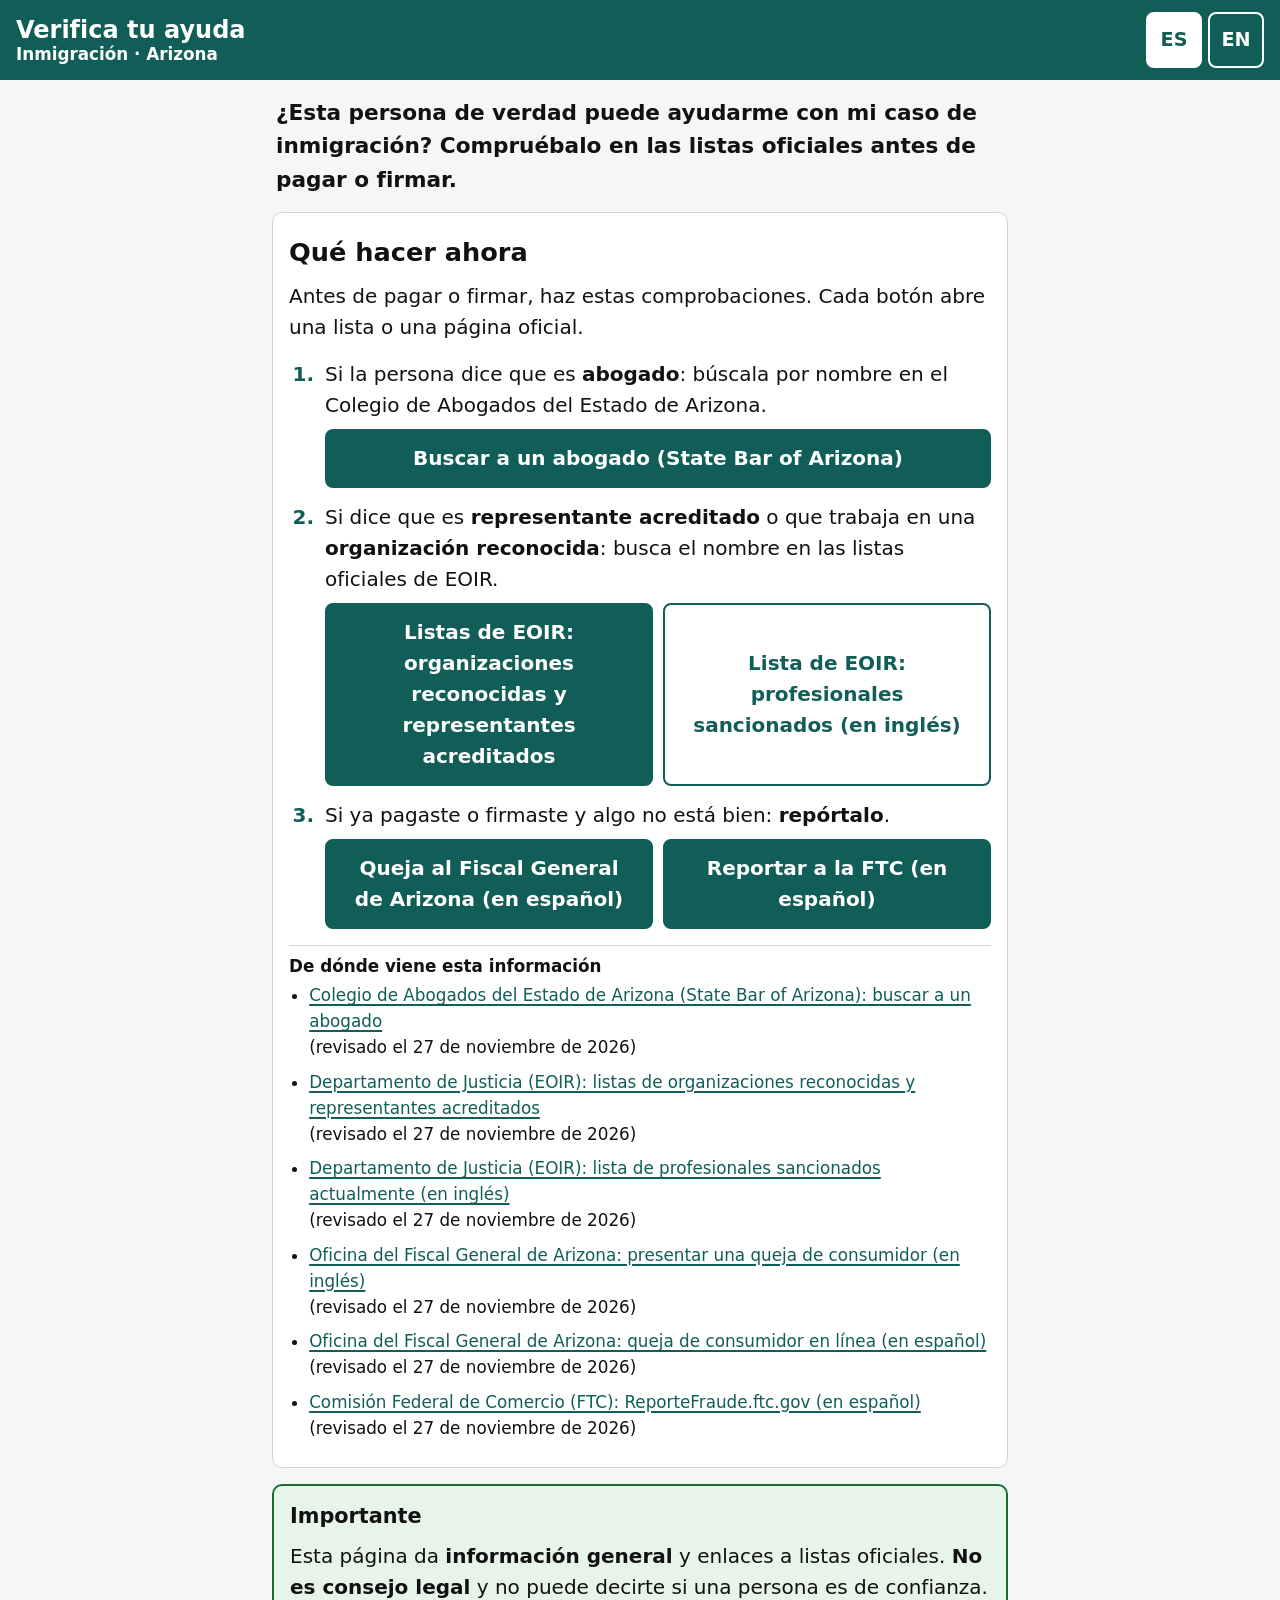
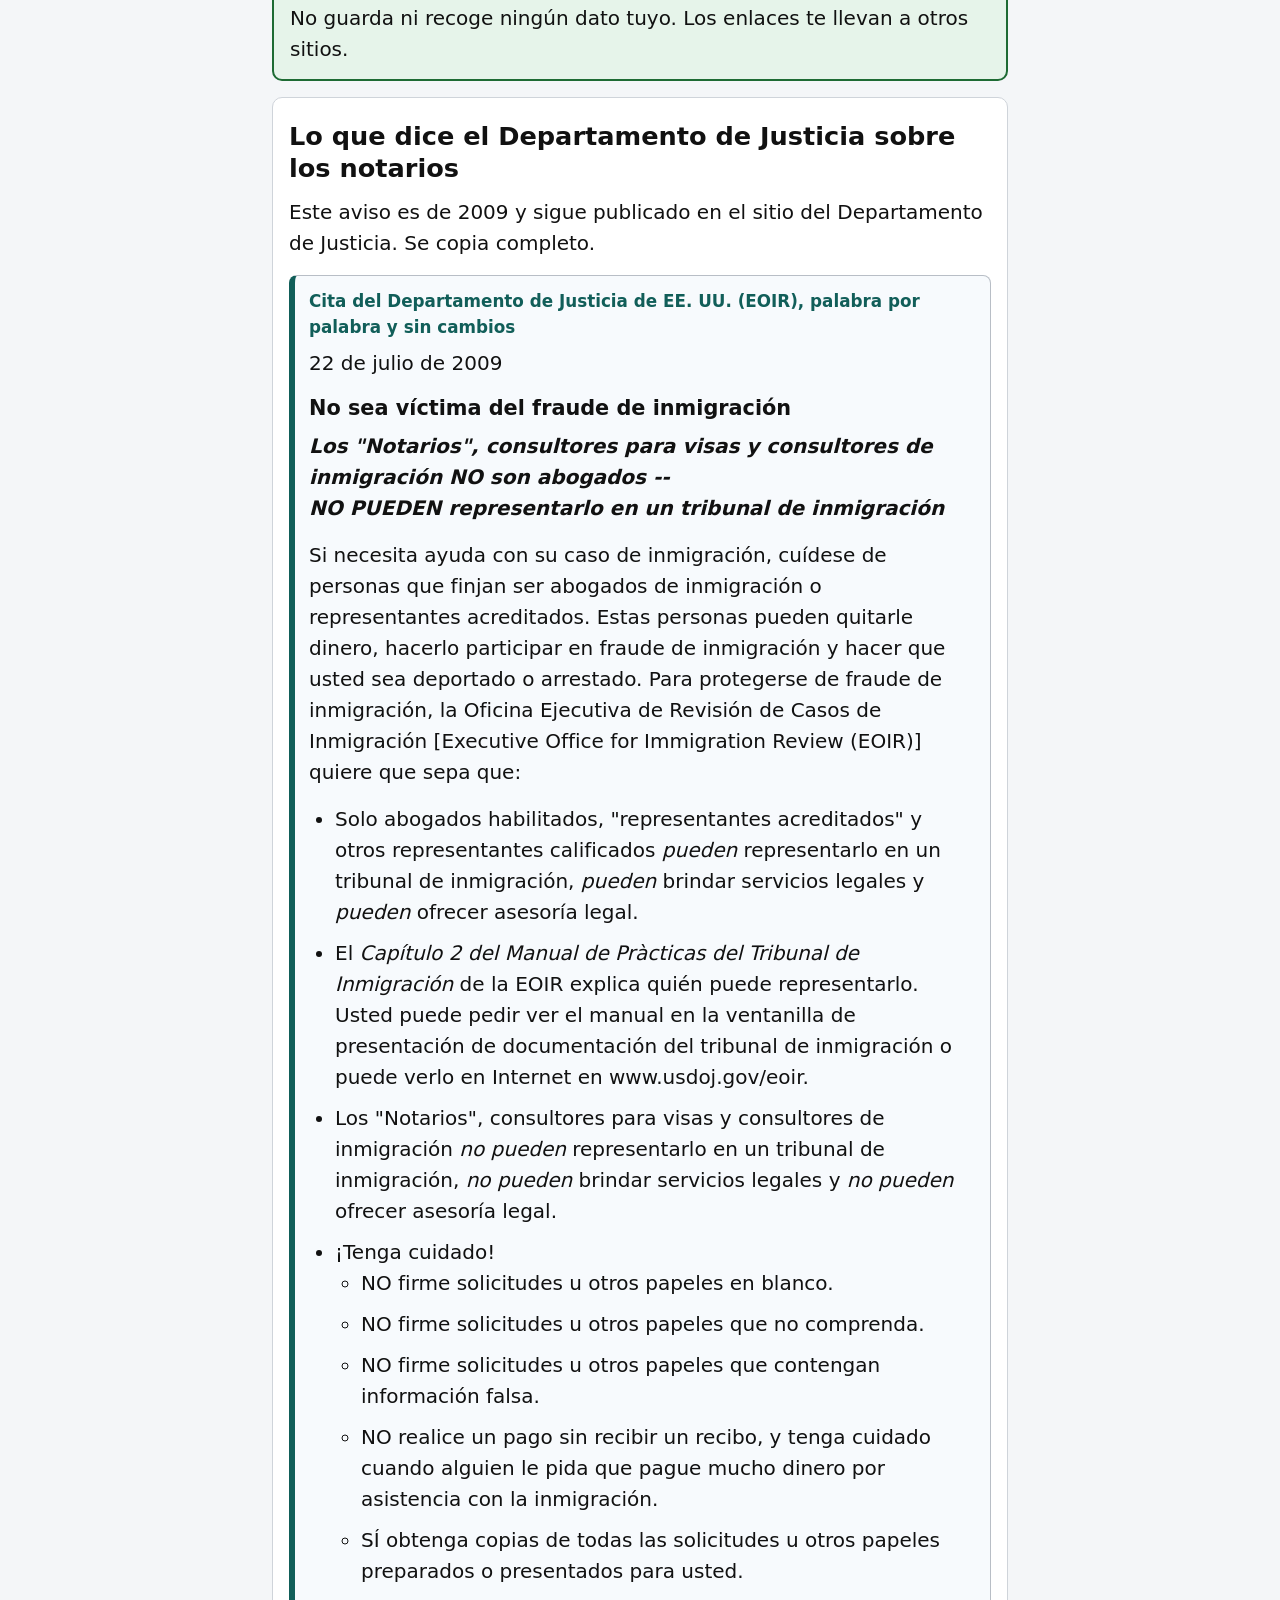
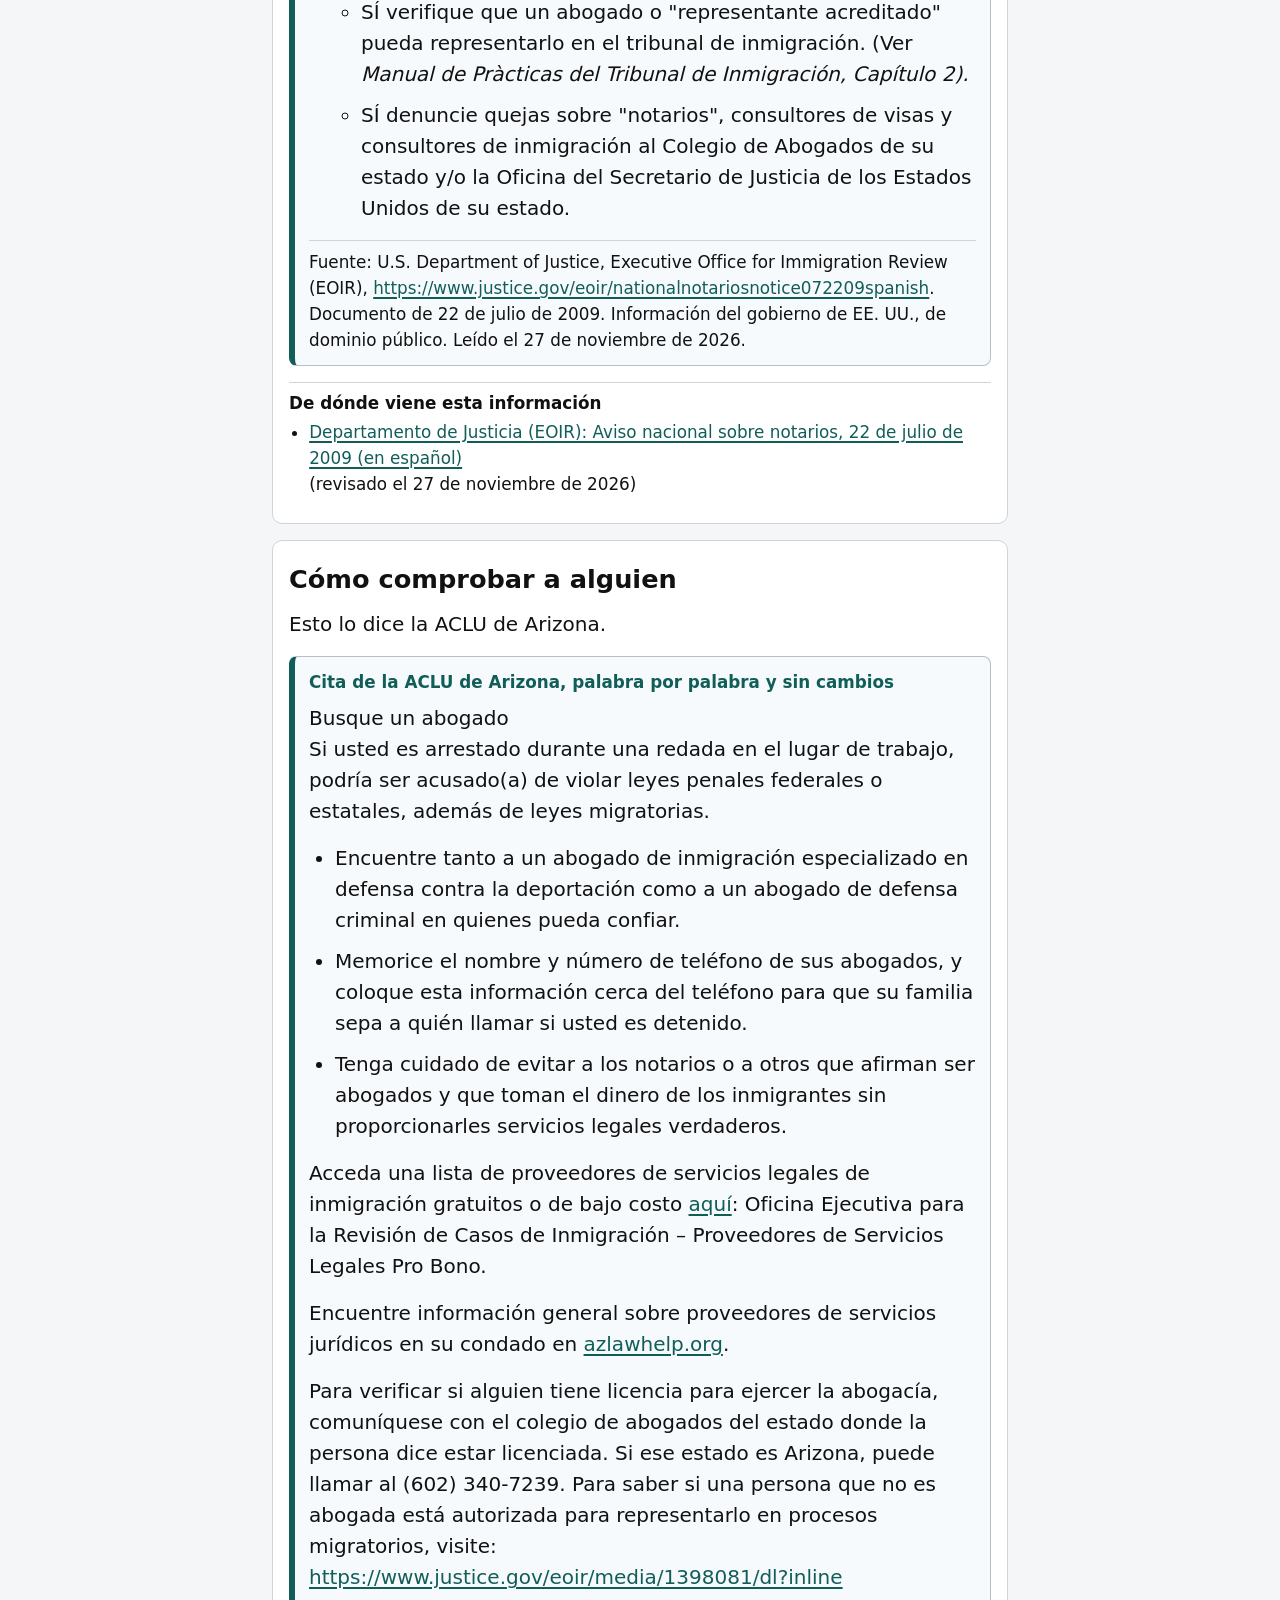
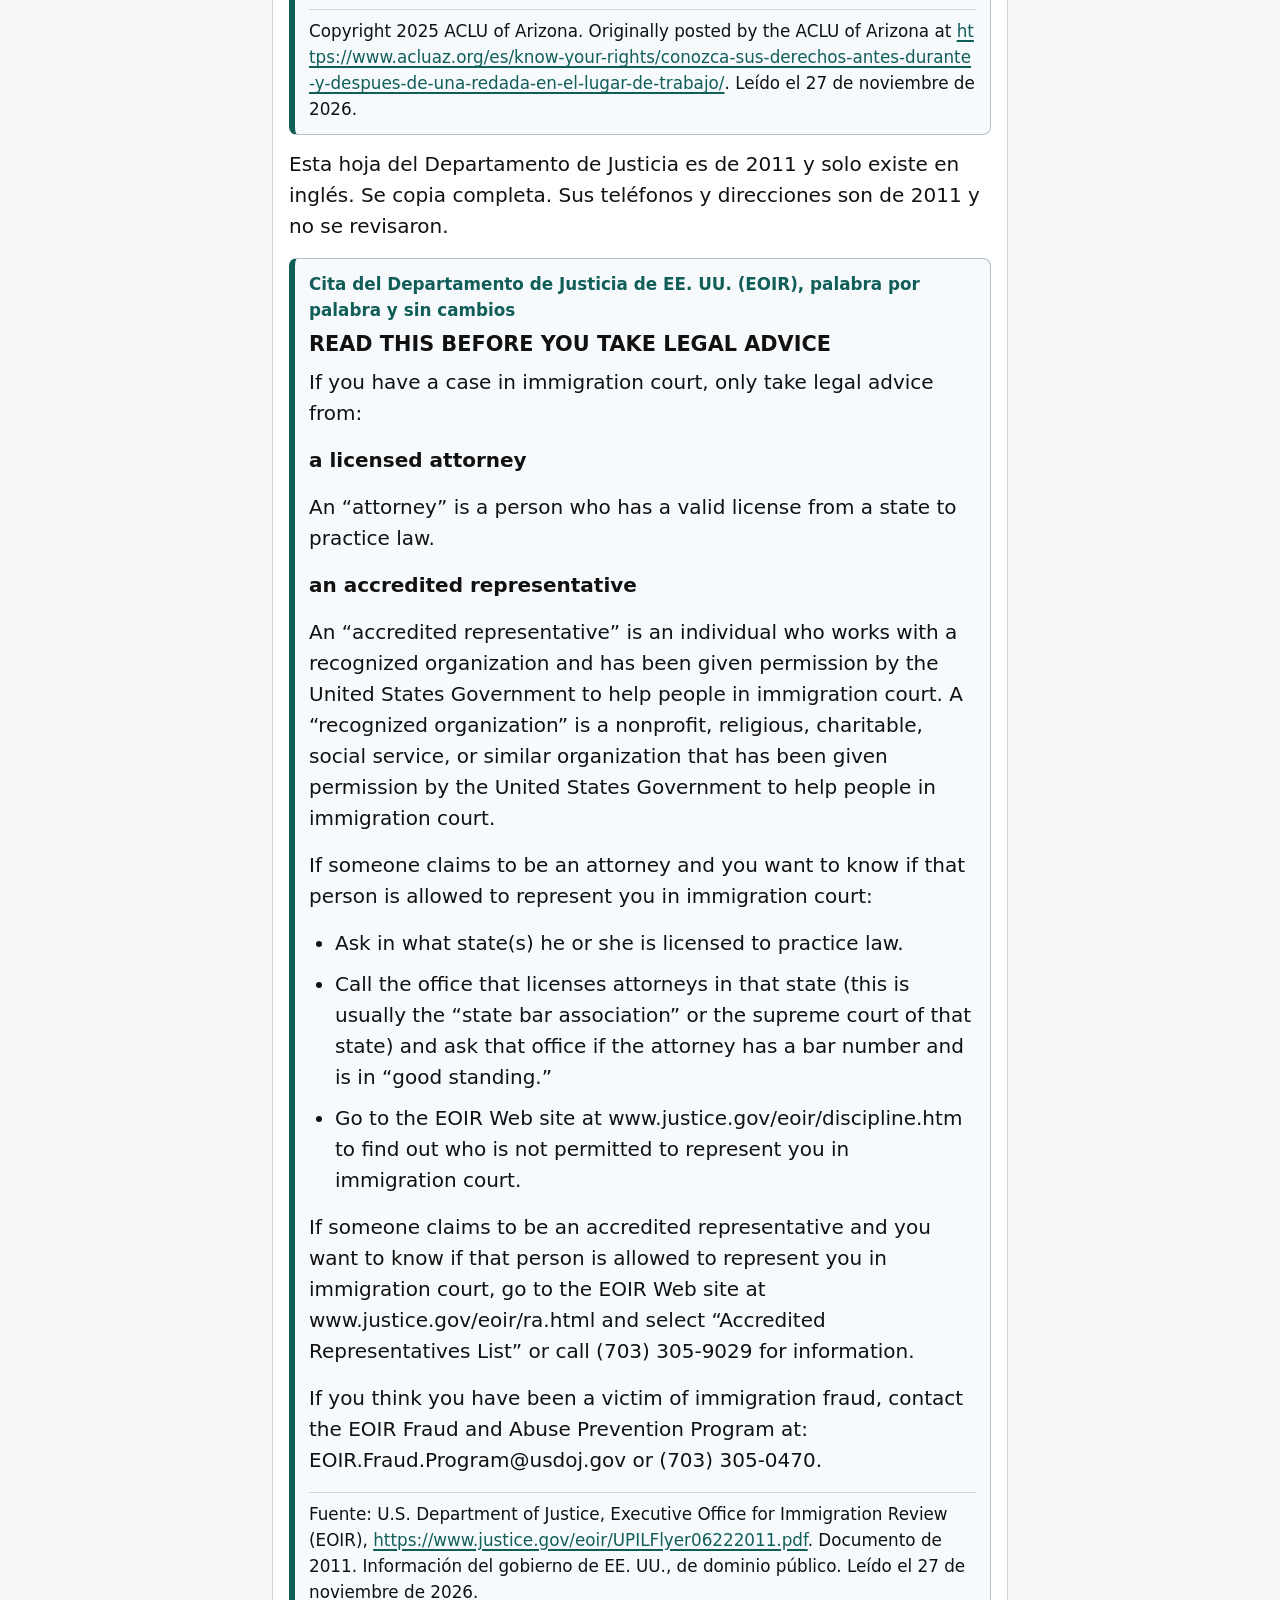
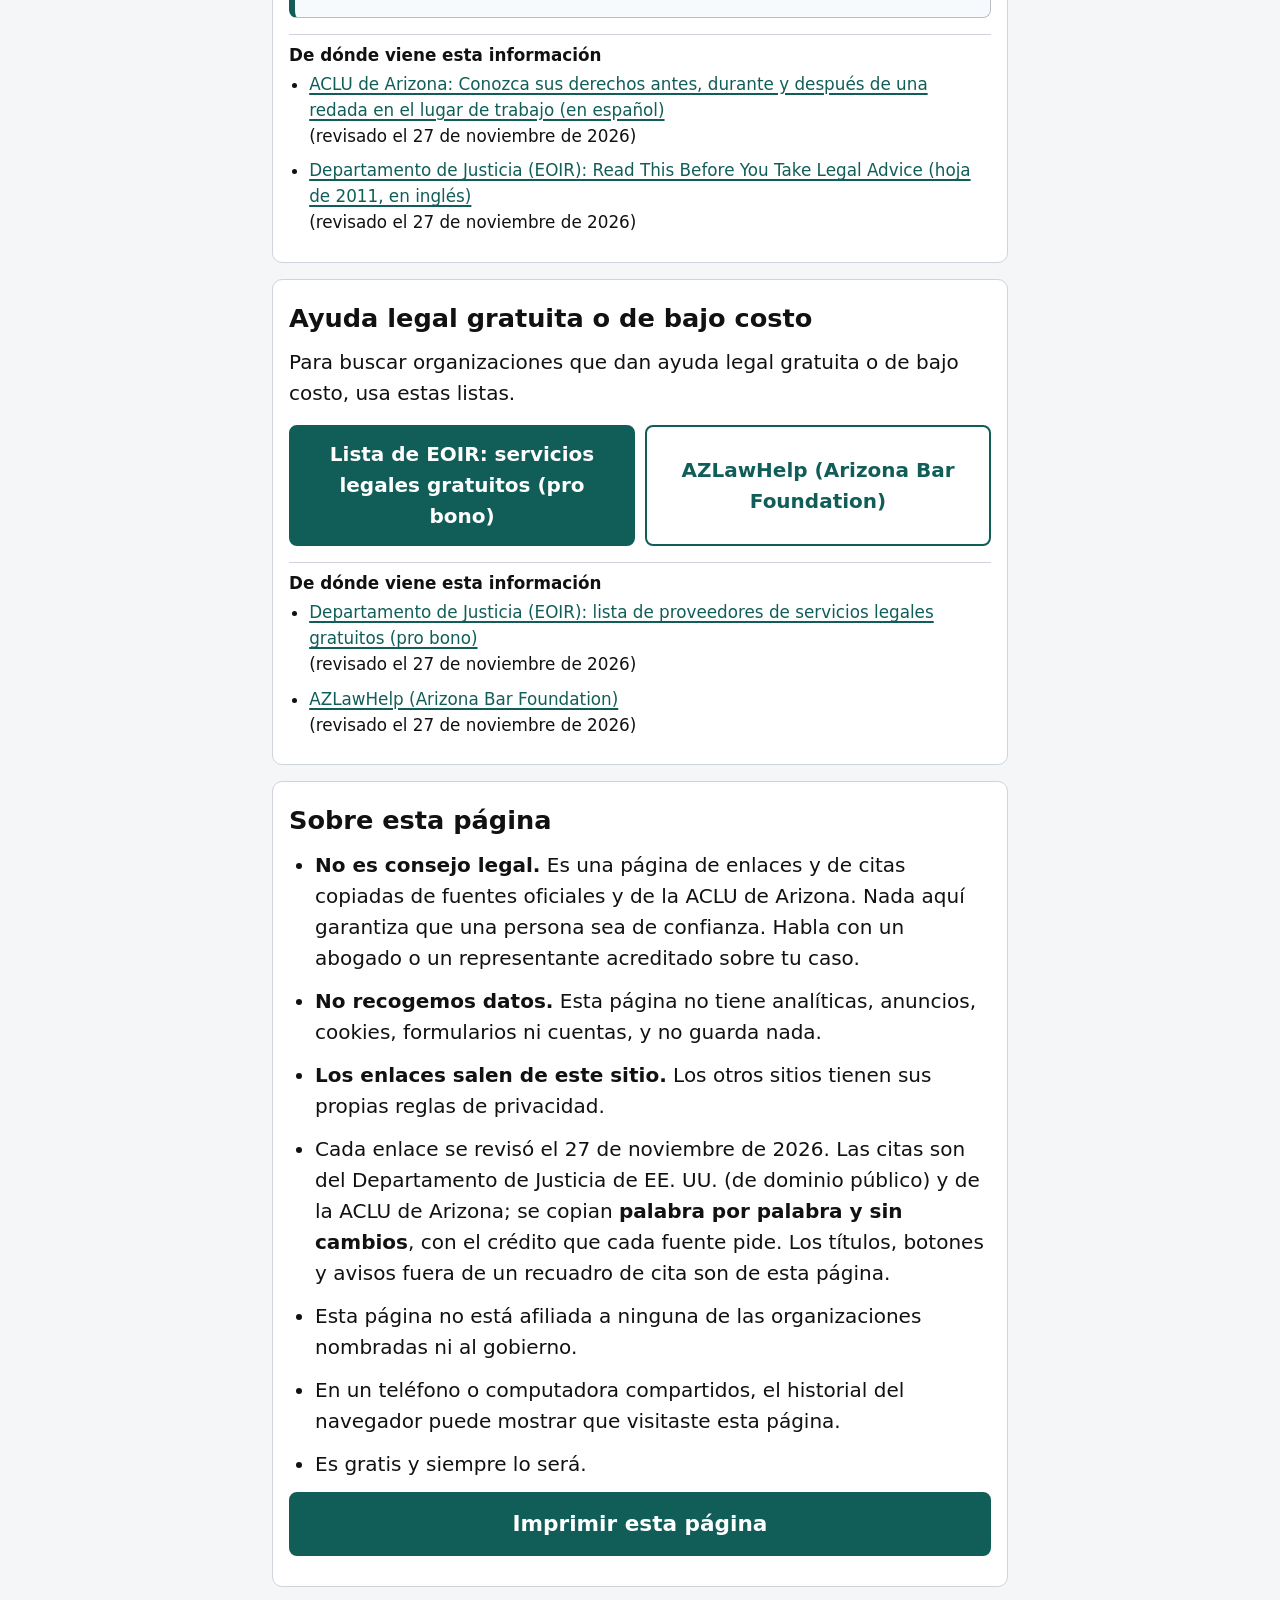
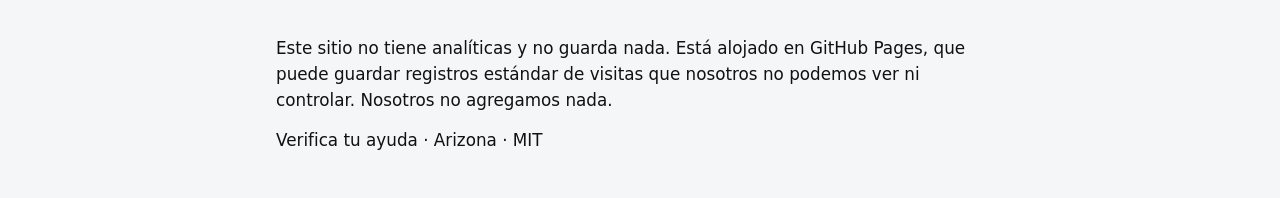
<file: index.html>
<!DOCTYPE html>
<html lang="es">
<head>
<meta charset="utf-8">
<meta name="viewport" content="width=device-width, initial-scale=1">
<title>Verifica tu ayuda: ¿puede esta persona ayudarte de verdad?</title>
<meta name="description" content="¿Esta persona puede ayudarte con tu caso de inmigración? Revisa las listas oficiales y reporta estafas de notarios. Gratis, sin rastreo. Español e inglés.">
<meta name="robots" content="index,follow,max-image-preview:large">
<link rel="canonical" href="https://brianallengit.github.io/verifica-tu-ayuda-az/">
<link rel="alternate" hreflang="es" href="https://brianallengit.github.io/verifica-tu-ayuda-az/">
<link rel="alternate" hreflang="en" href="https://brianallengit.github.io/verifica-tu-ayuda-az/">
<link rel="alternate" hreflang="x-default" href="https://brianallengit.github.io/verifica-tu-ayuda-az/">
<meta property="og:site_name" content="Verifica tu ayuda · Arizona">
<meta property="og:title" content="Verifica tu ayuda: ¿puede esta persona ayudarte de verdad?">
<meta property="og:description" content="¿Esta persona puede ayudarte con tu caso de inmigración? Revisa las listas oficiales y reporta estafas de notarios. Gratis, sin rastreo. Español e inglés.">
<meta property="og:image" content="https://brianallengit.github.io/verifica-tu-ayuda-az/og-image.png">
<meta property="og:image:type" content="image/png">
<meta property="og:image:width" content="1200">
<meta property="og:image:height" content="630">
<meta property="og:image:alt" content="Verifica tu ayuda, Arizona: ¿puede esta persona ayudarte con tu caso de inmigración? Check your helper: is this person allowed to help you?">
<meta property="og:url" content="https://brianallengit.github.io/verifica-tu-ayuda-az/">
<meta property="og:type" content="website">
<meta property="og:locale" content="es_US">
<meta property="og:locale:alternate" content="en_US">
<meta name="twitter:card" content="summary_large_image">
<meta name="twitter:title" content="Verifica tu ayuda: ¿puede esta persona ayudarte de verdad?">
<meta name="twitter:description" content="¿Esta persona puede ayudarte con tu caso de inmigración? Revisa las listas oficiales y reporta estafas de notarios. Gratis, sin rastreo. Español e inglés.">
<meta name="twitter:image" content="https://brianallengit.github.io/verifica-tu-ayuda-az/og-image.png">
<meta name="twitter:image:alt" content="Verifica tu ayuda, Arizona: ¿puede esta persona ayudarte con tu caso de inmigración? Check your helper: is this person allowed to help you?">
<meta name="theme-color" content="#115e59">
<link rel="icon" href="favicon.svg" type="image/svg+xml">
<link rel="icon" href="favicon-32.png" type="image/png" sizes="32x32">
<link rel="apple-touch-icon" href="apple-touch-icon.png">
<link rel="manifest" href="manifest.webmanifest">
<script type="application/ld+json">{
 "@context": "https://schema.org",
 "@graph": [
  {
   "@type": "Organization",
   "@id": "https://brianallengit.github.io/verifica-tu-ayuda-az/#org",
   "name": "Verifica tu ayuda · Arizona",
   "url": "https://brianallengit.github.io/verifica-tu-ayuda-az/",
   "logo": "https://brianallengit.github.io/verifica-tu-ayuda-az/apple-touch-icon.png",
   "description": "Free, ad-free, zero-tracking page in Spanish and English that links to the official lists for checking whether a person may help with an immigration case in Arizona."
  },
  {
   "@type": "WebSite",
   "@id": "https://brianallengit.github.io/verifica-tu-ayuda-az/#website",
   "url": "https://brianallengit.github.io/verifica-tu-ayuda-az/",
   "name": "Verifica tu ayuda · Arizona",
   "description": "¿Esta persona puede ayudarte con tu caso de inmigración? Revisa las listas oficiales y reporta estafas de notarios. Gratis, sin rastreo. Español e inglés.",
   "inLanguage": [
    "es",
    "en"
   ],
   "publisher": {
    "@id": "https://brianallengit.github.io/verifica-tu-ayuda-az/#org"
   }
  },
  {
   "@type": "WebPage",
   "@id": "https://brianallengit.github.io/verifica-tu-ayuda-az/#webpage",
   "url": "https://brianallengit.github.io/verifica-tu-ayuda-az/",
   "name": "Verifica tu ayuda: ¿puede esta persona ayudarte de verdad?",
   "description": "¿Esta persona puede ayudarte con tu caso de inmigración? Revisa las listas oficiales y reporta estafas de notarios. Gratis, sin rastreo. Español e inglés.",
   "inLanguage": [
    "es",
    "en"
   ],
   "isPartOf": {
    "@id": "https://brianallengit.github.io/verifica-tu-ayuda-az/#website"
   },
   "publisher": {
    "@id": "https://brianallengit.github.io/verifica-tu-ayuda-az/#org"
   },
   "dateModified": "2026-11-27",
   "primaryImageOfPage": {
    "@type": "ImageObject",
    "url": "https://brianallengit.github.io/verifica-tu-ayuda-az/og-image.png",
    "width": 1200,
    "height": 630
   },
   "about": {
    "@type": "Thing",
    "name": "Checking whether a person is allowed to give immigration legal help, and reporting notario fraud"
   }
  }
 ]
}</script>
<meta http-equiv="Content-Security-Policy" content="default-src 'none'; script-src 'self'; style-src 'self'; img-src 'self' data:; manifest-src 'self'; base-uri 'none'; form-action 'none'">
<meta name="referrer" content="no-referrer">
<link rel="stylesheet" href="style.css">
<noscript><link rel="stylesheet" href="noscript.css"></noscript>
</head>
<body>
<a class="skip es" href="#main">Ir al contenido</a>
<a class="skip en" href="#main" lang="en">Skip to content</a>
<header class="top">
  <div class="brand">
    <h1 class="es">Verifica tu ayuda <span class="where">Inmigración · Arizona</span></h1>
    <h1 class="en" lang="en">Check your helper <span class="where">Immigration · Arizona</span></h1>
  </div>
  <div class="langs no-print" role="group" aria-label="Idioma / Language">
    <button type="button" id="lang-es" data-lang="es" lang="es" aria-label="ES, Español" aria-pressed="true">ES</button>
    <button type="button" id="lang-en" data-lang="en" lang="en" aria-label="EN, English" aria-pressed="false">EN</button>
  </div>
</header>

<main id="main" tabindex="-1">
<div class="es wrap">
<p class="lead">¿Esta persona de verdad puede ayudarme con mi caso de inmigración? Compruébalo en las listas oficiales antes de pagar o firmar.</p>
<section class="panel" id="es-steps" tabindex="-1" aria-labelledby="es-steps-h"><h2 id="es-steps-h">Qué hacer ahora</h2><p>Antes de pagar o firmar, haz estas comprobaciones. Cada botón abre una lista o una página oficial.</p><ol class="steps"><li><p>Si la persona dice que es <strong>abogado</strong>: búscala por nombre en el Colegio de Abogados del Estado de Arizona.</p><div class="calls"><a class="btn primary" href="https://www.azbar.org/search-for-a-legal-professional" rel="noopener noreferrer">Buscar a un abogado (State Bar of Arizona)</a></div></li><li><p>Si dice que es <strong>representante acreditado</strong> o que trabaja en una <strong>organización reconocida</strong>: busca el nombre en las listas oficiales de EOIR.</p><div class="calls"><a class="btn primary" href="https://www.justice.gov/eoir/recognition-accreditation-roster-reports" rel="noopener noreferrer">Listas de EOIR: organizaciones reconocidas y representantes acreditados</a><a class="btn secondary" href="https://www.justice.gov/eoir/list-of-currently-disciplined-practitioners" rel="noopener noreferrer">Lista de EOIR: profesionales sancionados (en inglés)</a></div></li><li><p>Si ya pagaste o firmaste y algo no está bien: <strong>repórtalo</strong>.</p><div class="calls"><a class="btn primary" href="https://consumer-complaint.azag.gov/publiccomplaint/begin.aspx?lang=es" rel="noopener noreferrer">Queja al Fiscal General de Arizona (en español)</a><a class="btn primary" href="https://reportefraude.ftc.gov/" rel="noopener noreferrer">Reportar a la FTC (en español)</a></div></li></ol><div class="src"><h3>De dónde viene esta información</h3><ul><li><a href="https://www.azbar.org/search-for-a-legal-professional" rel="noopener noreferrer">Colegio de Abogados del Estado de Arizona (State Bar of Arizona): buscar a un abogado</a> <span class="chk">(revisado el <time datetime="2026-11-27">27 de noviembre de 2026</time>)</span></li><li><a href="https://www.justice.gov/eoir/recognition-accreditation-roster-reports" rel="noopener noreferrer">Departamento de Justicia (EOIR): listas de organizaciones reconocidas y representantes acreditados</a> <span class="chk">(revisado el <time datetime="2026-11-27">27 de noviembre de 2026</time>)</span></li><li><a href="https://www.justice.gov/eoir/list-of-currently-disciplined-practitioners" rel="noopener noreferrer">Departamento de Justicia (EOIR): lista de profesionales sancionados actualmente (en inglés)</a> <span class="chk">(revisado el <time datetime="2026-11-27">27 de noviembre de 2026</time>)</span></li><li><a href="https://www.azag.gov/complaints/consumer" rel="noopener noreferrer">Oficina del Fiscal General de Arizona: presentar una queja de consumidor (en inglés)</a> <span class="chk">(revisado el <time datetime="2026-11-27">27 de noviembre de 2026</time>)</span></li><li><a href="https://consumer-complaint.azag.gov/publiccomplaint/begin.aspx?lang=es" rel="noopener noreferrer">Oficina del Fiscal General de Arizona: queja de consumidor en línea (en español)</a> <span class="chk">(revisado el <time datetime="2026-11-27">27 de noviembre de 2026</time>)</span></li><li><a href="https://reportefraude.ftc.gov/" rel="noopener noreferrer">Comisión Federal de Comercio (FTC): ReporteFraude.ftc.gov (en español)</a> <span class="chk">(revisado el <time datetime="2026-11-27">27 de noviembre de 2026</time>)</span></li></ul></div></section>
<section class="notice" aria-labelledby="es-imp-h"><h2 id="es-imp-h">Importante</h2><p>Esta página da <strong>información general</strong> y enlaces a listas oficiales. <strong>No es consejo legal</strong> y no puede decirte si una persona es de confianza. No guarda ni recoge ningún dato tuyo. Los enlaces te llevan a otros sitios.</p></section>
<section class="panel" id="es-notice" tabindex="-1" aria-labelledby="es-notice-h"><h2 id="es-notice-h">Lo que dice el Departamento de Justicia sobre los notarios</h2><p>Este aviso es de 2009 y sigue publicado en el sitio del Departamento de Justicia. Se copia completo.</p><figure class="quote" lang="es"><p class="qlabel" lang="es">Cita del Departamento de Justicia de EE. UU. (EOIR), palabra por palabra y sin cambios</p><div class="qbody"><p>22 de julio de 2009</p>
<h3>No sea víctima del fraude de inmigración</h3>
<p><strong><em>Los "Notarios", consultores para visas y consultores de inmigración NO son abogados --<br>
NO PUEDEN representarlo en un tribunal de inmigración </em> </strong></p>
<p>Si necesita ayuda con su caso de inmigración, cuídese de personas que finjan ser abogados de inmigración o representantes acreditados. Estas personas pueden quitarle dinero, hacerlo participar en fraude de inmigración y hacer que usted sea deportado o arrestado. Para protegerse de fraude de inmigración, la Oficina Ejecutiva de Revisión de Casos de Inmigración [Executive Office for Immigration Review (EOIR)] quiere que sepa que:</p>
<ul>
	<li>Solo abogados habilitados, "representantes acreditados" y otros representantes calificados <em>pueden</em> representarlo en un tribunal de inmigración, <em>pueden </em>brindar servicios legales y <em>pueden</em> ofrecer asesoría legal.</li>
	<li>El <em>Capítulo 2 del Manual de Pràcticas del Tribunal de Inmigración</em> de la EOIR explica quién puede representarlo.  Usted puede pedir ver el manual en la ventanilla de presentación de documentación del tribunal de inmigración o puede verlo en Internet en www.usdoj.gov/eoir.</li>
	<li>Los "Notarios", consultores para visas y consultores de inmigración <em>no pueden </em>representarlo en un tribunal de inmigración, <em>no pueden</em> brindar servicios legales y <em>no pueden</em> ofrecer asesoría legal.</li>
	<li>¡Tenga cuidado!
	<ul>
		<li>NO firme solicitudes u otros papeles en blanco.</li>
		<li>NO firme solicitudes u otros papeles que no comprenda.</li>
		<li>NO firme solicitudes u otros papeles que contengan información falsa.</li>
		<li>NO realice un pago sin recibir un recibo, y tenga cuidado cuando alguien le pida que pague mucho dinero por asistencia con la inmigración.</li>
		<li>SÍ obtenga copias de todas las solicitudes u otros papeles preparados o presentados para usted.</li>
		<li>SÍ verifique que un abogado o "representante acreditado" pueda representarlo en el tribunal de inmigración. (Ver <em>Manual de Pràcticas del Tribunal de Inmigración, Capítulo 2).</em></li>
		<li>SÍ denuncie quejas sobre "notarios", consultores de visas y consultores de inmigración al Colegio de Abogados de su estado y/o la Oficina del Secretario de Justicia de los Estados Unidos de su estado.</li>
	</ul>
	</li>
</ul></div><figcaption>Fuente: U.S. Department of Justice, Executive Office for Immigration Review (EOIR), <a href="https://www.justice.gov/eoir/nationalnotariosnotice072209spanish" rel="noopener noreferrer">https://www.justice.gov/eoir/nationalnotariosnotice072209spanish</a>. Documento de 22 de julio de 2009. Información del gobierno de EE. UU., de dominio público. Leído el 27 de noviembre de 2026.</figcaption></figure><div class="src"><h3>De dónde viene esta información</h3><ul><li><a href="https://www.justice.gov/eoir/nationalnotariosnotice072209spanish" rel="noopener noreferrer">Departamento de Justicia (EOIR): Aviso nacional sobre notarios, 22 de julio de 2009 (en español)</a> <span class="chk">(revisado el <time datetime="2026-11-27">27 de noviembre de 2026</time>)</span></li></ul></div></section>
<section class="panel" id="es-check" tabindex="-1" aria-labelledby="es-check-h"><h2 id="es-check-h">Cómo comprobar a alguien</h2><p>Esto lo dice la ACLU de Arizona.</p><figure class="quote" lang="es"><p class="qlabel" lang="es">Cita de la ACLU de Arizona, palabra por palabra y sin cambios</p><div class="qbody"><p>Busque un abogado<br>
Si usted es arrestado durante una redada en el lugar de trabajo, podría ser acusado(a) de violar leyes penales federales o estatales, además de leyes migratorias.</p>
<ul>
<li>Encuentre tanto a un abogado de inmigración especializado en defensa contra la deportación como a un abogado de defensa criminal en quienes pueda confiar.</li>
<li>Memorice el nombre y número de teléfono de sus abogados, y coloque esta información cerca del teléfono para que su familia sepa a quién llamar si usted es detenido.</li>
<li>Tenga cuidado de evitar a los notarios o a otros que afirman ser abogados y que toman el dinero de los inmigrantes sin proporcionarles servicios legales verdaderos.</li>
</ul>
<p>Acceda una lista de proveedores de servicios legales de inmigración gratuitos o de bajo costo <a href="https://www.justice.gov/eoir/file/probonofulllist/dl" rel="noopener noreferrer nofollow" aria-label="aquí, lista de proveedores de servicios legales pro bono (EOIR)">aquí</a>: Oficina Ejecutiva para la Revisión de Casos de Inmigración – Proveedores de Servicios Legales Pro Bono.</p>
<p>Encuentre información general sobre proveedores de servicios jurídicos en su condado en <a href="https://azlawhelp.org/" rel="noopener noreferrer">azlawhelp.org</a>.</p>
<p>Para verificar si alguien tiene licencia para ejercer la abogacía, comuníquese con el colegio de abogados del estado donde la persona dice estar licenciada. Si ese estado es Arizona, puede llamar al (602) 340-7239. Para saber si una persona que no es abogada está autorizada para representarlo en procesos migratorios, visite: <a href="https://www.justice.gov/eoir/media/1398081/dl?inline" rel="noopener noreferrer">https://www.justice.gov/eoir/media/1398081/dl?inline</a></p></div><figcaption>Copyright 2025 ACLU of Arizona. Originally posted by the ACLU of Arizona at <a href="https://www.acluaz.org/es/know-your-rights/conozca-sus-derechos-antes-durante-y-despues-de-una-redada-en-el-lugar-de-trabajo/" rel="noopener noreferrer">https://www.acluaz.org/es/know-your-rights/conozca-sus-derechos-antes-durante-y-despues-de-una-redada-en-el-lugar-de-trabajo/</a>. Leído el 27 de noviembre de 2026.</figcaption></figure><p>Esta hoja del Departamento de Justicia es de 2011 y solo existe en inglés. Se copia completa. Sus teléfonos y direcciones son de 2011 y no se revisaron.</p><figure class="quote" lang="en"><p class="qlabel" lang="es">Cita del Departamento de Justicia de EE. UU. (EOIR), palabra por palabra y sin cambios</p><div class="qbody"><h3>READ THIS BEFORE YOU TAKE LEGAL ADVICE</h3>
<p>If you have a case in immigration court, only take legal advice from:</p>
<p><strong>a licensed attorney</strong></p>
<p>An “attorney” is a person who has a valid license from a state to practice law.</p>
<p><strong>an accredited representative</strong></p>
<p>An “accredited representative” is an individual who works with a recognized organization and has been given permission by the United States Government to help people in immigration court. A “recognized organization” is a nonprofit, religious, charitable, social service, or similar organization that has been given permission by the United States Government to help people in immigration court.</p>
<p>If someone claims to be an attorney and you want to know if that person is allowed to represent you in immigration court:</p>
<ul>
<li>Ask in what state(s) he or she is licensed to practice law.</li>
<li>Call the office that licenses attorneys in that state (this is usually the “state bar association” or the supreme court of that state) and ask that office if the attorney has a bar number and is in “good standing.”</li>
<li>Go to the EOIR Web site at www.justice.gov/eoir/discipline.htm to find out who is not permitted to represent you in immigration court.</li>
</ul>
<p>If someone claims to be an accredited representative and you want to know if that person is allowed to represent you in immigration court, go to the EOIR Web site at www.justice.gov/eoir/ra.html and select “Accredited Representatives List” or call (703) 305-9029 for information.</p>
<p>If you think you have been a victim of immigration fraud, contact the EOIR Fraud and Abuse Prevention Program at: EOIR.Fraud.Program@usdoj.gov or (703) 305-0470.</p></div><figcaption>Fuente: U.S. Department of Justice, Executive Office for Immigration Review (EOIR), <a href="https://www.justice.gov/eoir/UPILFlyer06222011.pdf" rel="noopener noreferrer">https://www.justice.gov/eoir/UPILFlyer06222011.pdf</a>. Documento de 2011. Información del gobierno de EE. UU., de dominio público. Leído el 27 de noviembre de 2026.</figcaption></figure><div class="src"><h3>De dónde viene esta información</h3><ul><li><a href="https://www.acluaz.org/es/know-your-rights/conozca-sus-derechos-antes-durante-y-despues-de-una-redada-en-el-lugar-de-trabajo/" rel="noopener noreferrer">ACLU de Arizona: Conozca sus derechos antes, durante y después de una redada en el lugar de trabajo (en español)</a> <span class="chk">(revisado el <time datetime="2026-11-27">27 de noviembre de 2026</time>)</span></li><li><a href="https://www.justice.gov/eoir/UPILFlyer06222011.pdf" rel="noopener noreferrer">Departamento de Justicia (EOIR): Read This Before You Take Legal Advice (hoja de 2011, en inglés)</a> <span class="chk">(revisado el <time datetime="2026-11-27">27 de noviembre de 2026</time>)</span></li></ul></div></section>
<section class="panel" id="es-help" tabindex="-1" aria-labelledby="es-help-h"><h2 id="es-help-h">Ayuda legal gratuita o de bajo costo</h2><p>Para buscar organizaciones que dan ayuda legal gratuita o de bajo costo, usa estas listas.</p><div class="calls"><a class="btn primary" href="https://www.justice.gov/eoir/list-pro-bono-legal-service-providers" rel="noopener noreferrer">Lista de EOIR: servicios legales gratuitos (pro bono)</a><a class="btn secondary" href="https://www.azlawhelp.org/" rel="noopener noreferrer">AZLawHelp (Arizona Bar Foundation)</a></div><div class="src"><h3>De dónde viene esta información</h3><ul><li><a href="https://www.justice.gov/eoir/list-pro-bono-legal-service-providers" rel="noopener noreferrer">Departamento de Justicia (EOIR): lista de proveedores de servicios legales gratuitos (pro bono)</a> <span class="chk">(revisado el <time datetime="2026-11-27">27 de noviembre de 2026</time>)</span></li><li><a href="https://www.azlawhelp.org/" rel="noopener noreferrer">AZLawHelp (Arizona Bar Foundation)</a> <span class="chk">(revisado el <time datetime="2026-11-27">27 de noviembre de 2026</time>)</span></li></ul></div></section>
<section class="panel" id="es-about" tabindex="-1" aria-labelledby="es-about-h"><h2 id="es-about-h">Sobre esta página</h2><ul class="list"><li><strong>No es consejo legal.</strong> Es una página de enlaces y de citas copiadas de fuentes oficiales y de la ACLU de Arizona. Nada aquí garantiza que una persona sea de confianza. Habla con un abogado o un representante acreditado sobre tu caso.</li><li><strong>No recogemos datos.</strong> Esta página no tiene analíticas, anuncios, cookies, formularios ni cuentas, y no guarda nada.</li><li><strong>Los enlaces salen de este sitio.</strong> Los otros sitios tienen sus propias reglas de privacidad.</li><li>Cada enlace se revisó el <time datetime="2026-11-27">27 de noviembre de 2026</time>. Las citas son del Departamento de Justicia de EE. UU. (de dominio público) y de la ACLU de Arizona; se copian <strong>palabra por palabra y sin cambios</strong>, con el crédito que cada fuente pide. Los títulos, botones y avisos fuera de un recuadro de cita son de esta página.</li><li>Esta página no está afiliada a ninguna de las organizaciones nombradas ni al gobierno.</li><li>En un teléfono o computadora compartidos, el historial del navegador puede mostrar que visitaste esta página.</li><li>Es gratis y siempre lo será.</li></ul><div class="calls no-print"><button type="button" class="btn primary big js-print">Imprimir esta página</button></div></section>
</div>
<div class="en wrap" lang="en">
<p class="lead">Is this person really allowed to help me with my immigration case? Check the official lists before you pay or sign.</p>
<section class="panel" id="en-steps" tabindex="-1" aria-labelledby="en-steps-h"><h2 id="en-steps-h">What to do now</h2><p>Before you pay or sign, do these checks. Each button opens an official list or page.</p><ol class="steps"><li><p>If the person says they are a <strong>lawyer</strong>: look up the name at the State Bar of Arizona.</p><div class="calls"><a class="btn primary" href="https://www.azbar.org/search-for-a-legal-professional" rel="noopener noreferrer">Look up a lawyer (State Bar of Arizona)</a></div></li><li><p>If the person says they are an <strong>accredited representative</strong> or work for a <strong>recognized organization</strong>: look for the name on the official EOIR lists.</p><div class="calls"><a class="btn primary" href="https://www.justice.gov/eoir/recognition-accreditation-roster-reports" rel="noopener noreferrer">EOIR lists: recognized organizations and accredited representatives</a><a class="btn secondary" href="https://www.justice.gov/eoir/list-of-currently-disciplined-practitioners" rel="noopener noreferrer">EOIR list: disciplined practitioners</a></div></li><li><p>If you already paid or signed and something is wrong: <strong>report it</strong>.</p><div class="calls"><a class="btn primary" href="https://consumer-complaint.azag.gov/publiccomplaint/begin.aspx" rel="noopener noreferrer">Complaint to the Arizona Attorney General</a><a class="btn primary" href="https://reportfraud.ftc.gov/" rel="noopener noreferrer">Report to the FTC</a></div></li></ol><div class="src"><h3>Where this information comes from</h3><ul><li><a href="https://www.azbar.org/search-for-a-legal-professional" rel="noopener noreferrer">State Bar of Arizona: search for a legal professional</a> <span class="chk">(checked on <time datetime="2026-11-27">November 27, 2026</time>)</span></li><li><a href="https://www.justice.gov/eoir/recognition-accreditation-roster-reports" rel="noopener noreferrer">Department of Justice (EOIR): Recognized Organizations and Accredited Representatives rosters</a> <span class="chk">(checked on <time datetime="2026-11-27">November 27, 2026</time>)</span></li><li><a href="https://www.justice.gov/eoir/list-of-currently-disciplined-practitioners" rel="noopener noreferrer">Department of Justice (EOIR): List of Currently Disciplined Practitioners</a> <span class="chk">(checked on <time datetime="2026-11-27">November 27, 2026</time>)</span></li><li><a href="https://www.azag.gov/complaints/consumer" rel="noopener noreferrer">Arizona Attorney General: File a Consumer Complaint</a> <span class="chk">(checked on <time datetime="2026-11-27">November 27, 2026</time>)</span></li><li><a href="https://consumer-complaint.azag.gov/publiccomplaint/begin.aspx?lang=es" rel="noopener noreferrer">Arizona Attorney General: online consumer complaint form (Spanish)</a> <span class="chk">(checked on <time datetime="2026-11-27">November 27, 2026</time>)</span></li><li><a href="https://reportfraud.ftc.gov/" rel="noopener noreferrer">Federal Trade Commission (FTC): ReportFraud.ftc.gov</a> <span class="chk">(checked on <time datetime="2026-11-27">November 27, 2026</time>)</span></li></ul></div></section>
<section class="notice" aria-labelledby="en-imp-h"><h2 id="en-imp-h">Important</h2><p>This page gives <strong>general information</strong> and links to official lists. <strong>It is not legal advice</strong> and it cannot tell you whether a person is trustworthy. It does not save or collect any information about you. Links take you to other sites.</p></section>
<section class="panel" id="en-notice" tabindex="-1" aria-labelledby="en-notice-h"><h2 id="en-notice-h">What the Department of Justice says about notarios</h2><p>This notice is from 2009 and is still posted on the Department of Justice site. It is copied in full.</p><figure class="quote" lang="en"><p class="qlabel" lang="en">Quoted from the U.S. Department of Justice (EOIR), word for word and unchanged</p><div class="qbody"><p>July 22, 2009</p>
<h3>Do Not Be a Victim of Immigration Fraud</h3>
<p><strong><em>“Notarios,” Visa Consultants, and Immigration Consultants Are NOT Attorneys ––<br>
They CANNOT Represent You in Immigration Court</em></strong></p>
<p>If you need help with your immigration case, watch out for persons who pretend to be immigration attorneys or accredited representatives.  They can take your money, involve you in immigration fraud, and get you deported or arrested.  To protect yourself from immigration fraud, the Executive Office for Immigration Review (EOIR) wants you to know:</p>
<ul>
	<li>DO NOT sign applications or other papers that are blank.</li>
	<li>DO NOT sign applications or other papers that you do not understand.</li>
	<li>DO NOT sign applications or other papers that have false information.</li>
	<li>DO NOT pay money without getting a receipt, and be careful when people ask you to pay a lot of money for immigration help.</li>
	<li>DO get copies of all applications or other papers prepared or filed for you.</li>
	<li>DO check that an attorney or “accredited representative” can represent you in immigration court.  (See <em>Immigration Court Practice Manual, Chapter 2.)</em></li>
	<li>DO report complaints about “notarios,” visa consultants, and immigration consultants to your state Bar Association and/or your state Office of Attorney General.</li>
</ul>
<ul>
	<li>Only licensed attorneys, “accredited representatives,” and other qualified representatives <em>can</em> represent you in immigration court, <em>can </em>provide legal services, and <em>can</em> give legal advice.</li><li>EOIR’s <em>Immigration Court Practice Manual, Chapter 2,</em> explains who can represent you.  You can ask to see the manual at the immigration court’s filing window, or find it on the Internet at www.usdoj.gov/eoir.</li><li>“Notarios,” visa consultants, and immigration consultants <em>cannot </em>represent you in immigration court, <em>cannot</em> provide legal services, and <em>cannot</em> give legal advice.</li><li>Be careful!</li>
</ul></div><figcaption>Source: U.S. Department of Justice, Executive Office for Immigration Review (EOIR), <a href="https://www.justice.gov/eoir/notario-national-notice" rel="noopener noreferrer">https://www.justice.gov/eoir/notario-national-notice</a>. Document dated July 22, 2009. U.S. government information, in the public domain. Read on November 27, 2026.</figcaption></figure><div class="src"><h3>Where this information comes from</h3><ul><li><a href="https://www.justice.gov/eoir/notario-national-notice" rel="noopener noreferrer">Department of Justice (EOIR): Notario National Notice, July 22, 2009</a> <span class="chk">(checked on <time datetime="2026-11-27">November 27, 2026</time>)</span></li></ul></div></section>
<section class="panel" id="en-check" tabindex="-1" aria-labelledby="en-check-h"><h2 id="en-check-h">How to check someone</h2><p>This is what the ACLU of Arizona says.</p><figure class="quote" lang="en"><p class="qlabel" lang="en">Quoted from the ACLU of Arizona, word for word and unchanged</p><div class="qbody"><p>Find an attorney<br>
If you are arrested during a workplace raid, you may be charged with violating federal or state criminal law in addition to immigration law.</p>
<ul>
<li>Find both an immigration attorney who specializes in deportation defense and a criminal defense attorney you can trust.</li>
<li>Memorize the name and phone number of attorneys and post this information near the telephone so that your family can call someone if you are detained.</li>
<li>Be careful to avoid notaries or other people claiming to be lawyers who take immigrants’ money without providing services of any value.</li>
</ul>
<p>Find a list of free or low-cost immigration services providers here: <a href="https://www.justice.gov/eoir/list-pro-bono-legal-service-providers" rel="noopener noreferrer">Executive Office for Immigration Review Pro Bono Legal Service Providers. </a></p>
<p>Find general information about legal services providers in your county at <a href="http://azlawhelp.org" rel="noopener noreferrer">azlawhelp.org</a>.</p>
<p>To check if someone is licensed to practice law, contact the bar association of the state where the person says they are licensed. If that state is Arizona, you can call (602) 340-7239. To check if a non-lawyer is authorized to represent you in immigration proceedings, visit <a href="https://www.justice.gov/eoir/media/1398081/dl?inline" rel="noopener noreferrer">https://www.justice.gov/eoir/media/1398081/dl?inline</a>.</p></div><figcaption>Copyright 2025 ACLU of Arizona. Originally posted by the ACLU of Arizona at <a href="https://www.acluaz.org/know-your-rights/know-your-rights-during-and-after-workplace-raid/" rel="noopener noreferrer">https://www.acluaz.org/know-your-rights/know-your-rights-during-and-after-workplace-raid/</a>. Read on November 27, 2026.</figcaption></figure><p>This Department of Justice flyer is from 2011. It is copied in full. Its phone numbers and addresses are from 2011 and were not re-checked.</p><figure class="quote" lang="en"><p class="qlabel" lang="en">Quoted from the U.S. Department of Justice (EOIR), word for word and unchanged</p><div class="qbody"><h3>READ THIS BEFORE YOU TAKE LEGAL ADVICE</h3>
<p>If you have a case in immigration court, only take legal advice from:</p>
<p><strong>a licensed attorney</strong></p>
<p>An “attorney” is a person who has a valid license from a state to practice law.</p>
<p><strong>an accredited representative</strong></p>
<p>An “accredited representative” is an individual who works with a recognized organization and has been given permission by the United States Government to help people in immigration court. A “recognized organization” is a nonprofit, religious, charitable, social service, or similar organization that has been given permission by the United States Government to help people in immigration court.</p>
<p>If someone claims to be an attorney and you want to know if that person is allowed to represent you in immigration court:</p>
<ul>
<li>Ask in what state(s) he or she is licensed to practice law.</li>
<li>Call the office that licenses attorneys in that state (this is usually the “state bar association” or the supreme court of that state) and ask that office if the attorney has a bar number and is in “good standing.”</li>
<li>Go to the EOIR Web site at www.justice.gov/eoir/discipline.htm to find out who is not permitted to represent you in immigration court.</li>
</ul>
<p>If someone claims to be an accredited representative and you want to know if that person is allowed to represent you in immigration court, go to the EOIR Web site at www.justice.gov/eoir/ra.html and select “Accredited Representatives List” or call (703) 305-9029 for information.</p>
<p>If you think you have been a victim of immigration fraud, contact the EOIR Fraud and Abuse Prevention Program at: EOIR.Fraud.Program@usdoj.gov or (703) 305-0470.</p></div><figcaption>Source: U.S. Department of Justice, Executive Office for Immigration Review (EOIR), <a href="https://www.justice.gov/eoir/UPILFlyer06222011.pdf" rel="noopener noreferrer">https://www.justice.gov/eoir/UPILFlyer06222011.pdf</a>. Document dated 2011. U.S. government information, in the public domain. Read on November 27, 2026.</figcaption></figure><div class="src"><h3>Where this information comes from</h3><ul><li><a href="https://www.acluaz.org/know-your-rights/know-your-rights-during-and-after-workplace-raid/" rel="noopener noreferrer">ACLU of Arizona: Know Your Rights Before, During, and After a Workplace Raid</a> <span class="chk">(checked on <time datetime="2026-11-27">November 27, 2026</time>)</span></li><li><a href="https://www.justice.gov/eoir/UPILFlyer06222011.pdf" rel="noopener noreferrer">Department of Justice (EOIR): Read This Before You Take Legal Advice (2011 flyer)</a> <span class="chk">(checked on <time datetime="2026-11-27">November 27, 2026</time>)</span></li></ul></div></section>
<section class="panel" id="en-help" tabindex="-1" aria-labelledby="en-help-h"><h2 id="en-help-h">Free or low-cost legal help</h2><p>To find organizations that give free or low-cost legal help, use these lists.</p><div class="calls"><a class="btn primary" href="https://www.justice.gov/eoir/list-pro-bono-legal-service-providers" rel="noopener noreferrer">EOIR list: free (pro bono) legal services</a><a class="btn secondary" href="https://www.azlawhelp.org/" rel="noopener noreferrer">AZLawHelp (Arizona Bar Foundation)</a></div><div class="src"><h3>Where this information comes from</h3><ul><li><a href="https://www.justice.gov/eoir/list-pro-bono-legal-service-providers" rel="noopener noreferrer">Department of Justice (EOIR): List of Pro Bono Legal Service Providers</a> <span class="chk">(checked on <time datetime="2026-11-27">November 27, 2026</time>)</span></li><li><a href="https://www.azlawhelp.org/" rel="noopener noreferrer">AZLawHelp (Arizona Bar Foundation)</a> <span class="chk">(checked on <time datetime="2026-11-27">November 27, 2026</time>)</span></li></ul></div></section>
<section class="panel" id="en-about" tabindex="-1" aria-labelledby="en-about-h"><h2 id="en-about-h">About this page</h2><ul class="list"><li><strong>This is not legal advice.</strong> It is a page of links and of quotes copied from official sources and the ACLU of Arizona. Nothing here guarantees that a person is trustworthy. Talk to a lawyer or an accredited representative about your case.</li><li><strong>We collect no data.</strong> This page has no analytics, ads, cookies, forms or accounts, and it saves nothing.</li><li><strong>Links leave this site.</strong> Other sites have their own privacy rules.</li><li>Every link was checked on <time datetime="2026-11-27">November 27, 2026</time>. The quotes are from the U.S. Department of Justice (public domain) and the ACLU of Arizona; they are copied <strong>word for word and unchanged</strong>, with the credit each source asks for. Headings, buttons and notices outside a quote box are this page's own.</li><li>This page is not affiliated with any of the organizations named or with the government.</li><li>On a shared phone or computer, the browser history can show that you visited this page.</li><li>It is free and always will be.</li></ul><div class="calls no-print"><button type="button" class="btn primary big js-print">Print this page</button></div></section>
</div>
</main>

<footer>
  <p class="es">Este sitio no tiene analíticas y no guarda nada. Está alojado en GitHub Pages, que puede guardar registros estándar de visitas que nosotros no podemos ver ni controlar. Nosotros no agregamos nada.</p>
  <p class="en" lang="en">This site has no analytics and saves nothing. It is hosted on GitHub Pages, which may keep standard visit logs that we cannot see or control. We add nothing.</p>
  <p>Verifica tu ayuda · Arizona · MIT</p>
</footer>
<script src="app.js"></script>
</body>
</html>
</file>
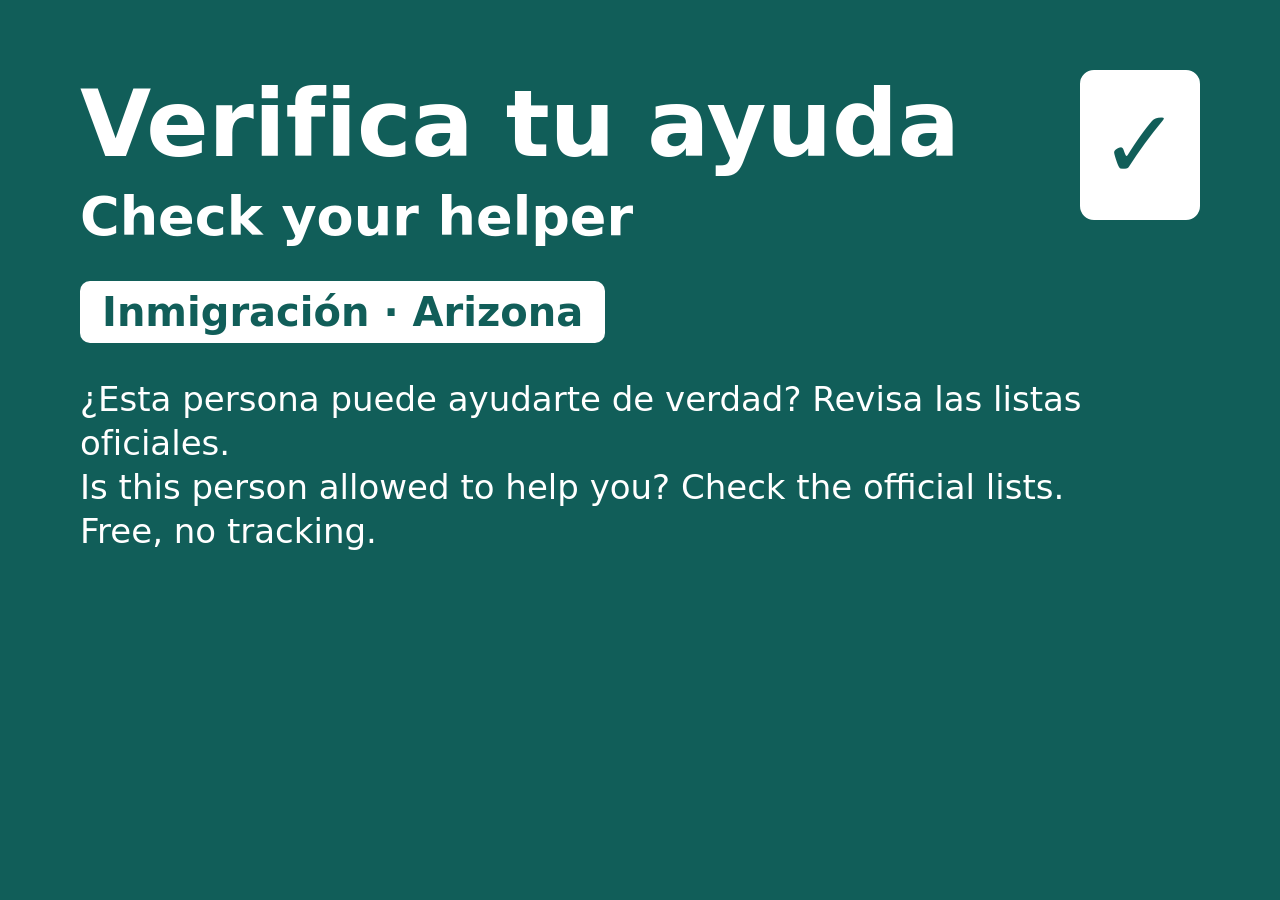
<file: tools/og.html>
<!DOCTYPE html>
<html lang="es"><head><meta charset="utf-8"><title>og image source</title>
<style>
html,body{margin:0}
body{width:1200px;height:630px;background:#115e59;color:#fff;font-family:system-ui,-apple-system,"Segoe UI",Roboto,Helvetica,Arial,sans-serif;display:flex;flex-direction:column;justify-content:center;padding:0 80px;box-sizing:border-box}
.card{position:absolute;right:80px;top:70px;width:110px;height:140px;border-radius:14px;background:#fff;border:5px solid #fff;color:#115e59;font-size:96px;line-height:140px;text-align:center;font-weight:800}
h1{font-size:92px;line-height:1.05;margin:0}
h2{font-size:54px;line-height:1.1;margin:14px 0 0;font-weight:600}
.where{display:inline-block;margin-top:34px;padding:8px 22px;background:#fff;color:#115e59;border-radius:10px;font-size:40px;font-weight:700;align-self:flex-start}
p{font-size:34px;margin:34px 0 0;line-height:1.3}
</style></head><body>
<div class="card">&#10003;</div>
<h1>Verifica tu ayuda</h1>
<h2 lang="en">Check your helper</h2>
<div class="where">Inmigración · Arizona</div>
<p>¿Esta persona puede ayudarte de verdad? Revisa las listas oficiales.<br><span lang="en">Is this person allowed to help you? Check the official lists. Free, no tracking.</span></p>
</body></html>
</file>
<file: style.css>
:root{--ink:#111;--bg:#f4f6f8;--card:#fff;--accent:#115e59;--line:#6b7280;--tip:#fff7d6;--red:#9b1c1c}
*{box-sizing:border-box}
html{font-size:100%;scroll-behavior:auto}
body{margin:0;background:var(--bg);color:var(--ink);font-family:system-ui,-apple-system,"Segoe UI",Roboto,Helvetica,Arial,sans-serif;line-height:1.55;font-size:1.25rem;overflow-wrap:break-word}
/* Language switch: Spanish shows by default, html.en shows English */
html:not(.en) .en{display:none!important}
html.en .es{display:none!important}
.skip{position:absolute;left:-999px}.skip:focus{left:8px;top:8px;background:#fff;color:var(--ink);padding:12px;z-index:9}
.top{display:flex;justify-content:space-between;align-items:center;gap:12px;padding:12px 16px;background:var(--accent);color:#fff}
.brand{min-width:0}
.top h1{margin:0;font-size:1.5rem;line-height:1.2}
.where{display:block;font-size:1.05rem;font-weight:600}
.langs{display:flex;gap:6px;flex:none}
.langs button{min-width:56px;min-height:56px;font:inherit;font-size:1.2rem;font-weight:700;border:2px solid #fff;background:transparent;color:#fff;border-radius:8px;cursor:pointer}
.langs button[aria-pressed="true"]{background:#fff;color:var(--accent)}
main{display:block}
.wrap{max-width:760px;margin:0 auto;padding:0 12px 24px}
.lead{font-size:1.35rem;font-weight:600;margin:16px 4px 8px}
h2{font-size:1.6rem;line-height:1.25;margin:.2em 0 .5em}
h3{font-size:1.3rem;line-height:1.3;margin:1.2em 0 .4em}
h4{font-size:1.2rem;line-height:1.3;margin:0 0 .3em}
p{margin:0 0 .8em}
a{color:var(--accent);text-decoration-thickness:2px;text-underline-offset:3px}
.notice{margin:12px 0;padding:14px 16px;background:#e6f4ea;border:2px solid #1e6b34;border-radius:10px}
.notice h2{font-size:1.3rem}.notice p{margin:0}
.panel{background:var(--card);border-radius:10px;padding:18px 16px;border:1px solid #cfd4da;margin:16px 0;min-width:0}
.panel:focus{outline:none}
.jump{margin:16px 0}
.jump h2{margin-left:4px}
.jump ul{list-style:none;margin:0;padding:0;display:grid;gap:10px}
.jump .btn{display:flex;align-items:center;width:100%;text-align:left}
.btn{font:inherit;font-weight:700;min-height:56px;padding:12px 18px;border-radius:8px;border:2px solid var(--accent);cursor:pointer;text-decoration:none;display:inline-flex;align-items:center;justify-content:center;text-align:center;max-width:100%}
.btn.primary,.btn.call{background:var(--accent);color:#fff}
.btn.secondary{background:#fff;color:var(--accent)}
.btn.big{width:100%;font-size:1.35rem;min-height:64px}
.calls{display:grid;gap:10px;margin:12px 0}
.steps{margin:0;padding-left:1.6em}
.steps li{margin:0 0 .7em;padding-left:.2em}
.steps li::marker{font-weight:700;color:var(--accent)}
.list{margin:0 0 .6em;padding-left:1.3em}
.list li{margin:0 0 .6em}
.check{list-style:none;margin:0 0 .6em;padding:0}
.check li{position:relative;margin:0 0 .7em;padding-left:2.1em;min-height:1.6em}
.check li::before{content:"";position:absolute;left:0;top:.15em;width:1.25em;height:1.25em;border:2px solid var(--ink);border-radius:4px;background:#fff}
.tip{background:var(--tip);border-left:6px solid #c9a300;padding:12px 14px;border-radius:6px;margin:14px 0}
.say{margin:12px 0;padding:12px 14px;border:2px solid var(--accent);border-radius:10px;background:#eef5fb}
.say p{margin:0}
.say p[lang="en"]{font-size:1.3rem;font-weight:700}
.say .mean{margin-top:6px;font-size:1.1rem}
.quote{margin:14px 0;padding:12px 14px;border:1px solid #b8bec6;border-left:6px solid var(--accent);border-radius:8px;background:#f7fafd}
.qlabel{margin:0 0 8px;font-size:1.05rem;font-weight:700;color:var(--accent)}
.qbody h3{margin-top:0}
.qbody h4{font-size:1.15rem;margin:1em 0 .3em}
.qbody ul{margin:0 0 .8em;padding-left:1.3em}
.qbody li{margin:0 0 .5em}
.qbody a{overflow-wrap:anywhere}
.steps .calls{margin:6px 0 0}
.steps li p{margin:0 0 .4em}
.quote figcaption{margin-top:10px;padding-top:8px;border-top:1px solid #cfd4da;font-size:1.05rem}
.quote figcaption a{word-break:break-all}
.redcard{border:3px solid var(--red);border-radius:10px;padding:12px 14px;background:#fff5f5}
.redcard p:last-child{margin:0}
.org{border:1px solid #b8bec6;border-radius:8px;padding:14px 12px;margin:14px 0;background:#fafbfc}
.orgweb{margin:0}
.hint{font-size:1.05rem;margin:6px 0 0}
.src{margin-top:16px;padding-top:10px;border-top:1px solid #cfd4da;font-size:1.05rem}
.src h3,.src h5{font-size:1.05rem;margin:0 0 4px}
.src ul{margin:0;padding-left:1.2em}
.src li{margin:0 0 .5em}
.chk{display:block}
:focus-visible{outline:3px solid #115e59;outline-offset:2px;box-shadow:0 0 0 5px #fff,0 0 0 8px #ff9800}
.top :focus-visible{outline-color:#fff;box-shadow:0 0 0 5px var(--accent),0 0 0 8px #ff9800}
footer{max-width:760px;margin:0 auto;padding:8px 16px 32px;font-size:1.05rem}
@media(max-width:360px){.top h1{font-size:1.3rem}}
@media(min-width:700px){.jump ul{grid-template-columns:1fr 1fr}.calls{grid-template-columns:repeat(auto-fit,minmax(260px,1fr))}}
@media print{
  @page{size:letter;margin:.6in}
  body{background:#fff;font-size:12pt}
  .no-print,.skip,.langs{display:none!important}
  .top{background:#fff;color:#000;padding:0 0 8pt;border-bottom:2pt solid #000}
  .wrap{max-width:none;padding:0}
  .panel,.org,.notice,.tip,.say,.redcard{background:#fff;break-inside:avoid-page}
  .panel{border:0;border-top:1pt solid #000;border-radius:0;padding:8pt 0;margin:8pt 0}
  h2,h3,h4{break-after:avoid}
  li{break-inside:avoid}
  a{color:#000}
  .btn{border:1pt solid #000;background:#fff!important;color:#000!important;min-height:0;padding:4pt 8pt;justify-content:flex-start;text-align:left}
  a[href^="http"]::after{content:" (" attr(href) ")";font-weight:400;font-size:9pt;word-break:break-all}
  .src{font-size:9pt}
}
@media (prefers-reduced-motion:reduce){*{animation:none!important;transition:none!important;scroll-behavior:auto!important}}
@media (forced-colors:active){.langs button{border-color:ButtonText}.langs button{background:ButtonFace;color:ButtonText}.langs button[aria-pressed="true"]{border:5px double ButtonText;text-decoration:underline}.top{border-bottom:2px solid CanvasText}.panel,.notice{border-color:CanvasText}}
</file>
<file: noscript.css>
/* Without JavaScript the language buttons cannot work, so show both languages. */
html:not(.en) .en{display:revert!important}
.langs{display:none}
</file>
